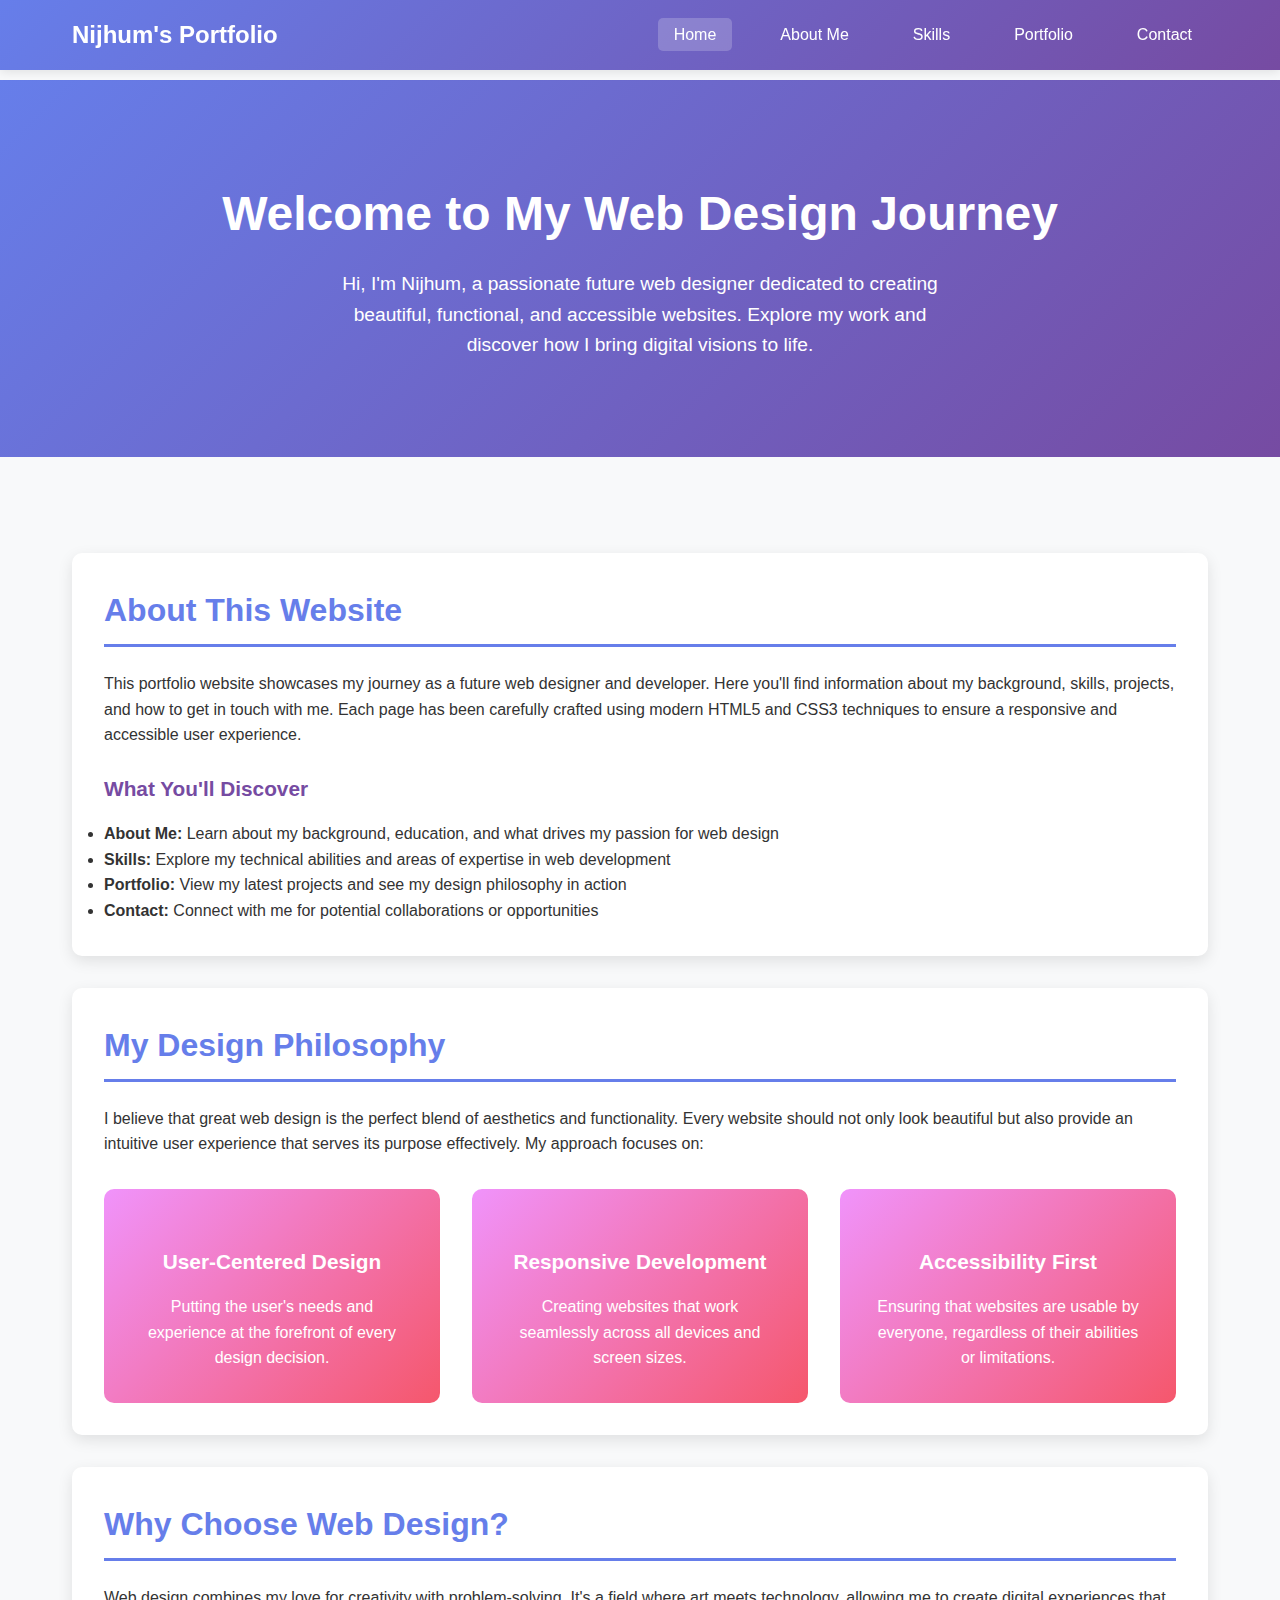
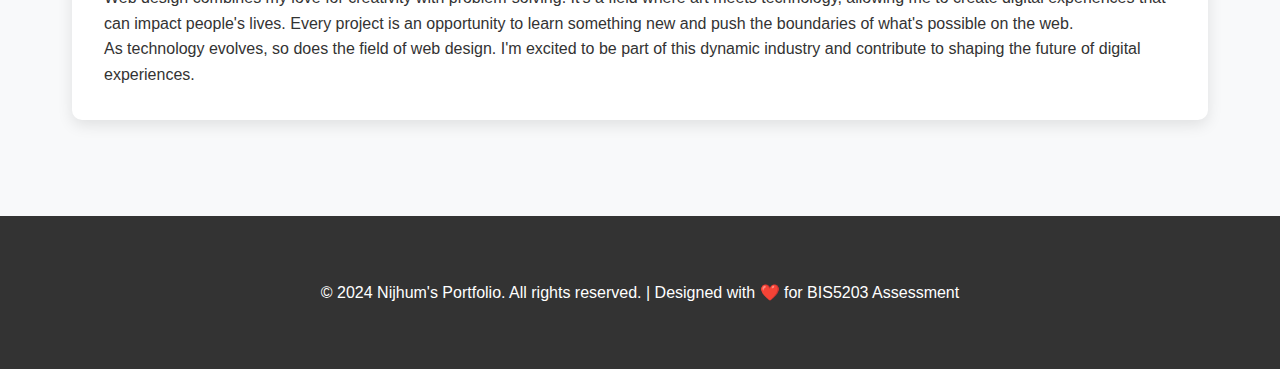
<file: index.html>
<!DOCTYPE html>
<html lang="en">
  <head>
    <meta charset="UTF-8" />
    <meta name="viewport" content="width=device-width, initial-scale=1.0" />
    <meta
      name="description"
      content="Nijhum's Portfolio - Future Web Designer showcasing skills, projects and passion for web development"
    />
    <meta
      name="keywords"
      content="web design, portfolio, HTML, CSS, web developer, nijhum"
    />
    <meta name="author" content="Nijhum" />
    <title>Home - Nijhum's Portfolio</title>
    <link rel="stylesheet" href="css/style.css" />
  </head>
  <body>
    <header>
      <div class="nav-container">
        <a href="index.html" class="logo">Nijhum's Portfolio</a>
        <nav>
          <ul>
            <li>
              <a href="index.html" class="active" aria-current="page">Home</a>
            </li>
            <li><a href="about.html">About Me</a></li>
            <li><a href="skills.html">Skills</a></li>
            <li><a href="portfolio.html">Portfolio</a></li>
            <li><a href="contact.html">Contact</a></li>
          </ul>
        </nav>
      </div>
    </header>

    <main>
      <section class="hero">
        <div class="container">
          <h1>Welcome to My Web Design Journey</h1>
          <p>
            Hi, I'm Nijhum, a passionate future web designer dedicated to
            creating beautiful, functional, and accessible websites. Explore my
            work and discover how I bring digital visions to life.
          </p>
        </div>
      </section>

      <div class="container">
        <section class="section">
          <h2>About This Website</h2>
          <p>
            This portfolio website showcases my journey as a future web designer
            and developer. Here you'll find information about my background,
            skills, projects, and how to get in touch with me. Each page has
            been carefully crafted using modern HTML5 and CSS3 techniques to
            ensure a responsive and accessible user experience.
          </p>

          <h3>What You'll Discover</h3>
          <ul>
            <li>
              <strong>About Me:</strong> Learn about my background, education,
              and what drives my passion for web design
            </li>
            <li>
              <strong>Skills:</strong> Explore my technical abilities and areas
              of expertise in web development
            </li>
            <li>
              <strong>Portfolio:</strong> View my latest projects and see my
              design philosophy in action
            </li>
            <li>
              <strong>Contact:</strong> Connect with me for potential
              collaborations or opportunities
            </li>
          </ul>
        </section>

        <section class="section">
          <h2>My Design Philosophy</h2>
          <p>
            I believe that great web design is the perfect blend of aesthetics
            and functionality. Every website should not only look beautiful but
            also provide an intuitive user experience that serves its purpose
            effectively. My approach focuses on:
          </p>

          <div class="skills-grid">
            <div class="skill-card">
              <h3>User-Centered Design</h3>
              <p>
                Putting the user's needs and experience at the forefront of
                every design decision.
              </p>
            </div>
            <div class="skill-card">
              <h3>Responsive Development</h3>
              <p>
                Creating websites that work seamlessly across all devices and
                screen sizes.
              </p>
            </div>
            <div class="skill-card">
              <h3>Accessibility First</h3>
              <p>
                Ensuring that websites are usable by everyone, regardless of
                their abilities or limitations.
              </p>
            </div>
          </div>
        </section>

        <section class="section">
          <h2>Why Choose Web Design?</h2>
          <p>
            Web design combines my love for creativity with problem-solving.
            It's a field where art meets technology, allowing me to create
            digital experiences that can impact people's lives. Every project is
            an opportunity to learn something new and push the boundaries of
            what's possible on the web.
          </p>

          <p>
            As technology evolves, so does the field of web design. I'm excited
            to be part of this dynamic industry and contribute to shaping the
            future of digital experiences.
          </p>
        </section>
      </div>
    </main>

    <footer>
      <div class="container">
        <p>
          &copy; 2024 Nijhum's Portfolio. All rights reserved. | Designed with
          ❤️ for BIS5203 Assessment
        </p>
      </div>
    </footer>
  </body>
</html>
</file>
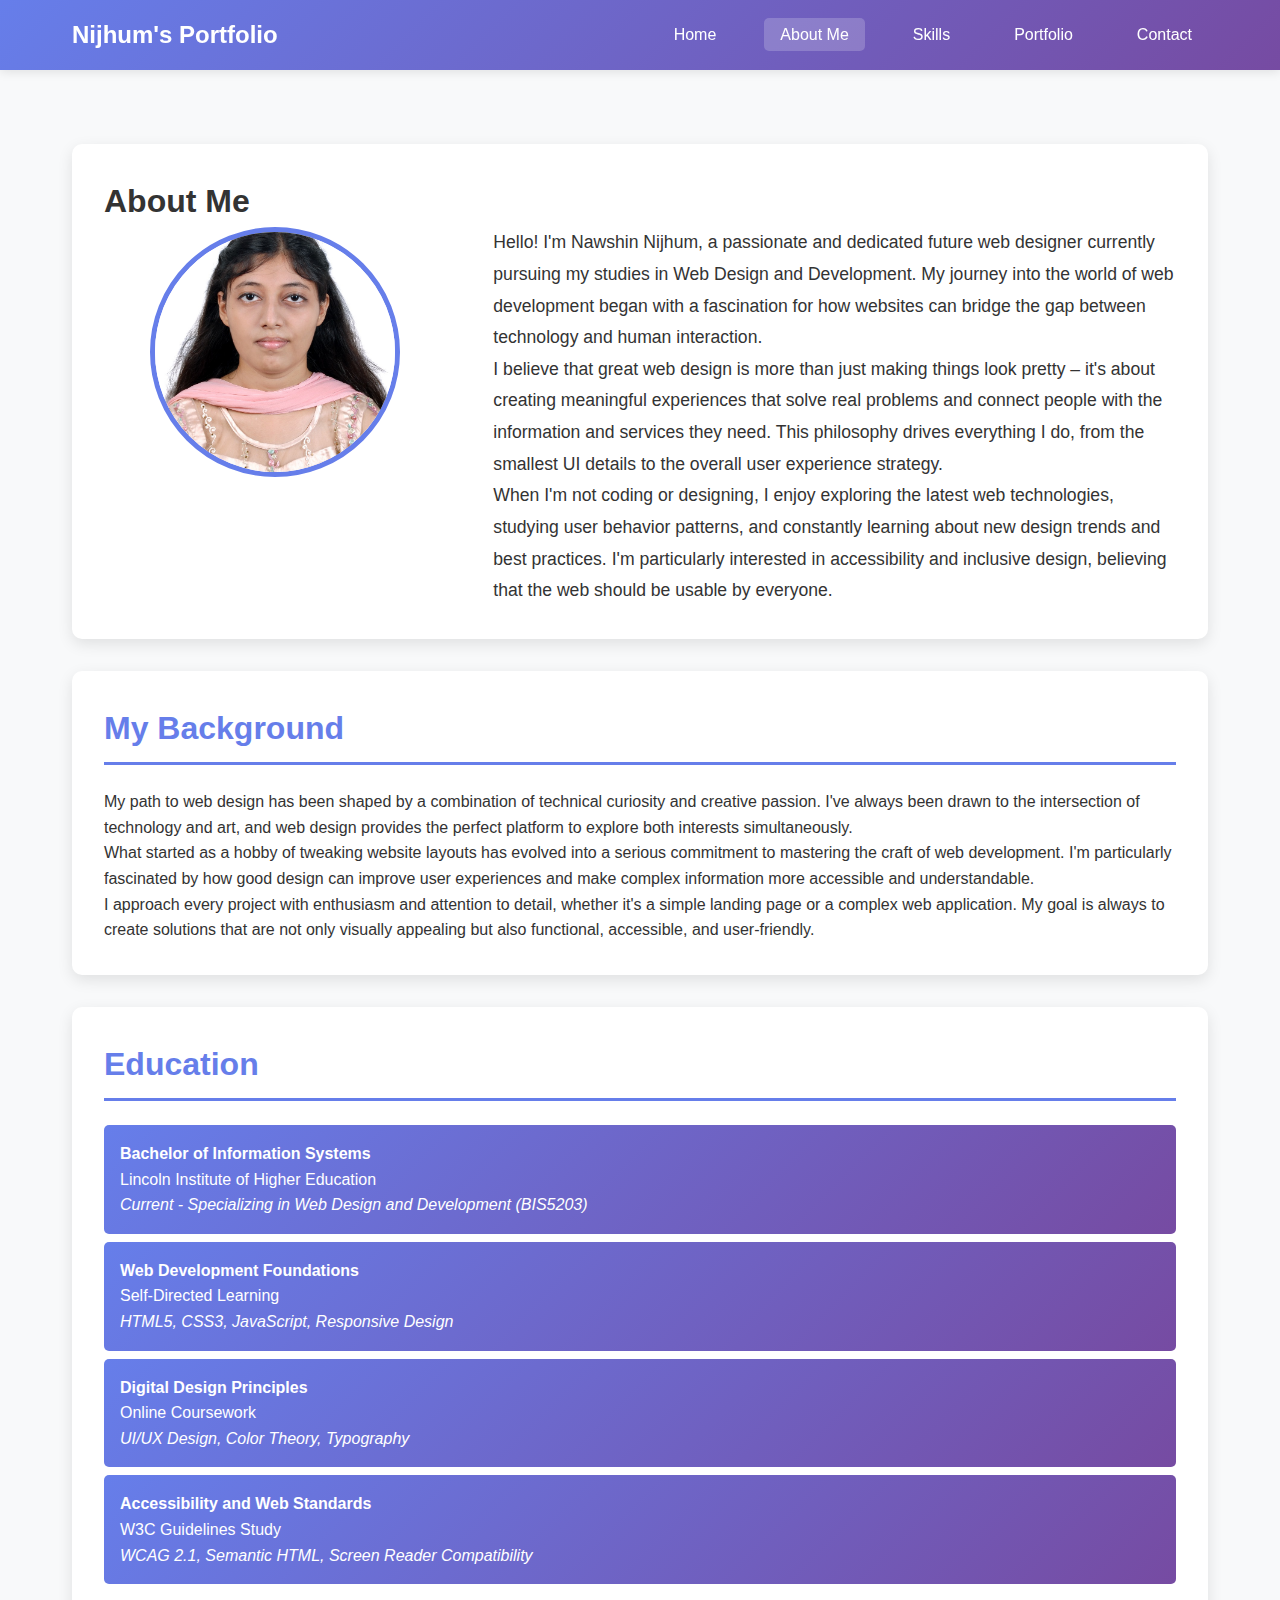
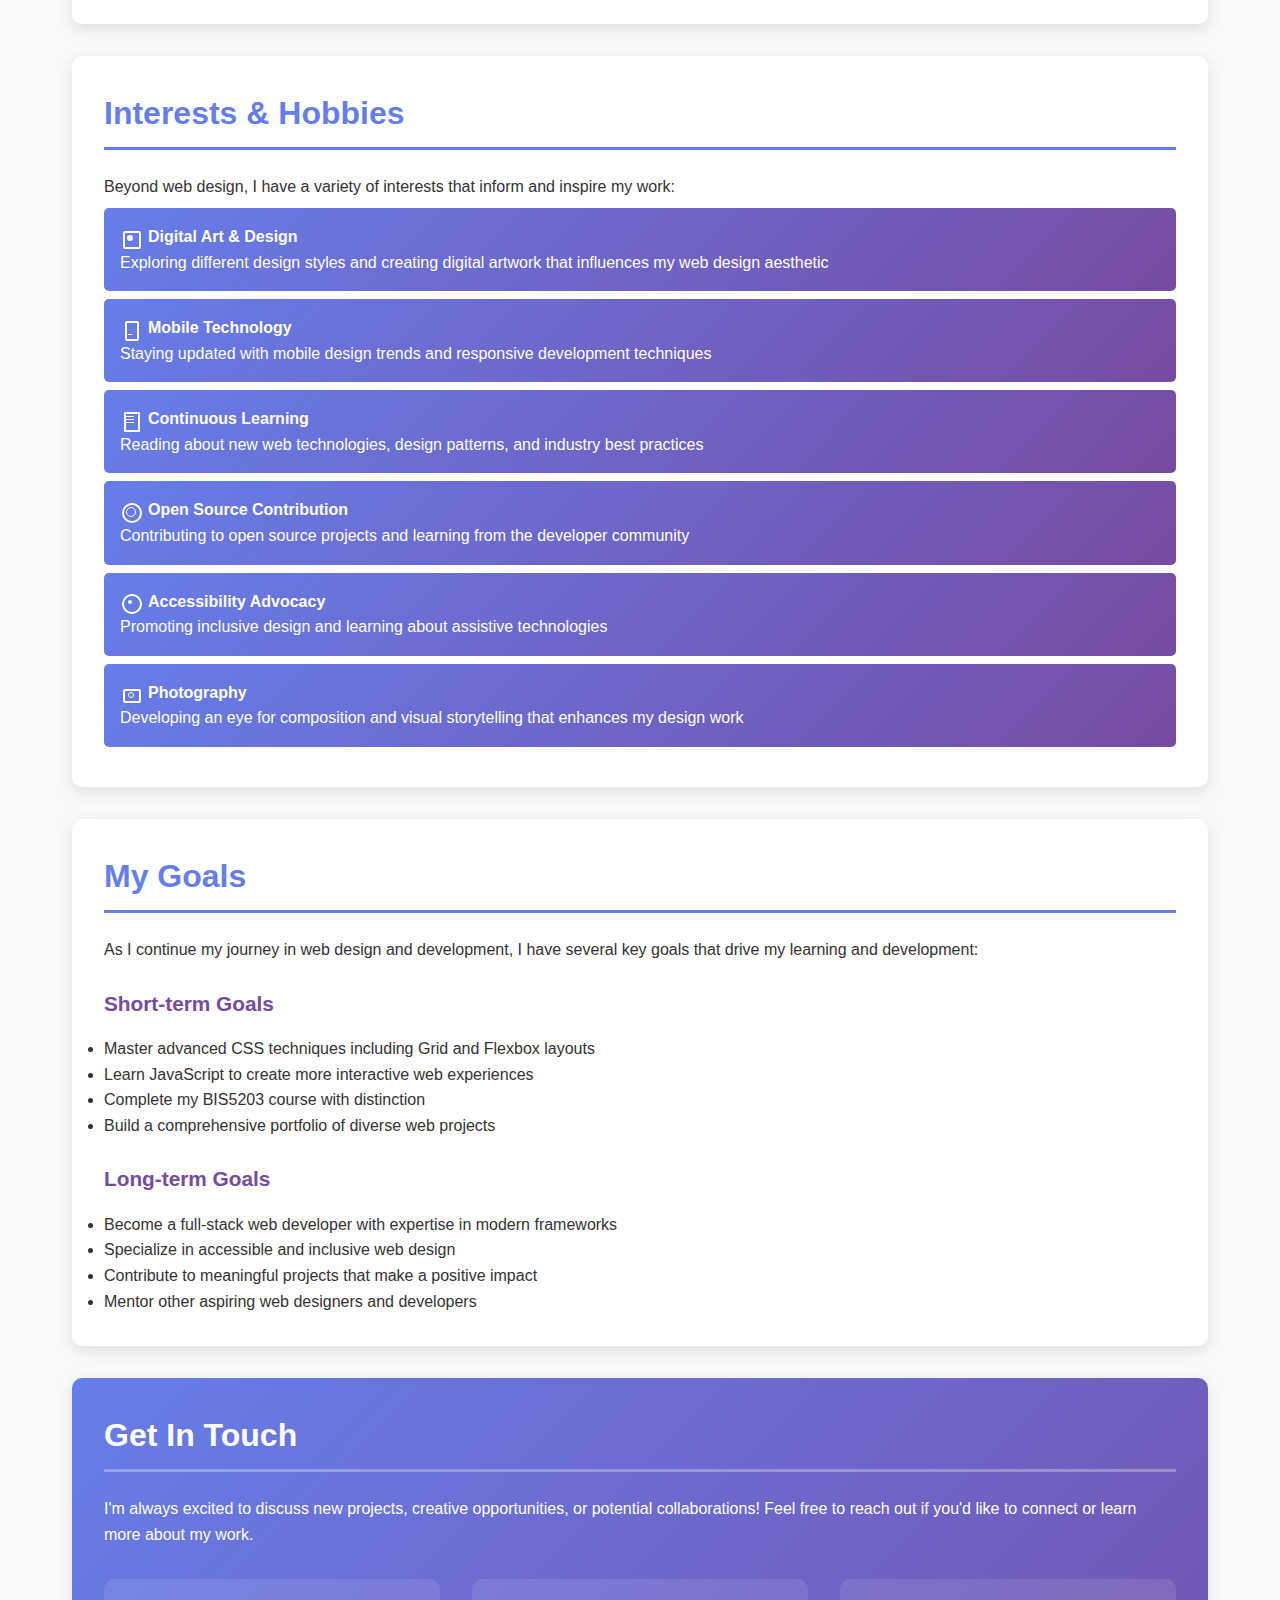
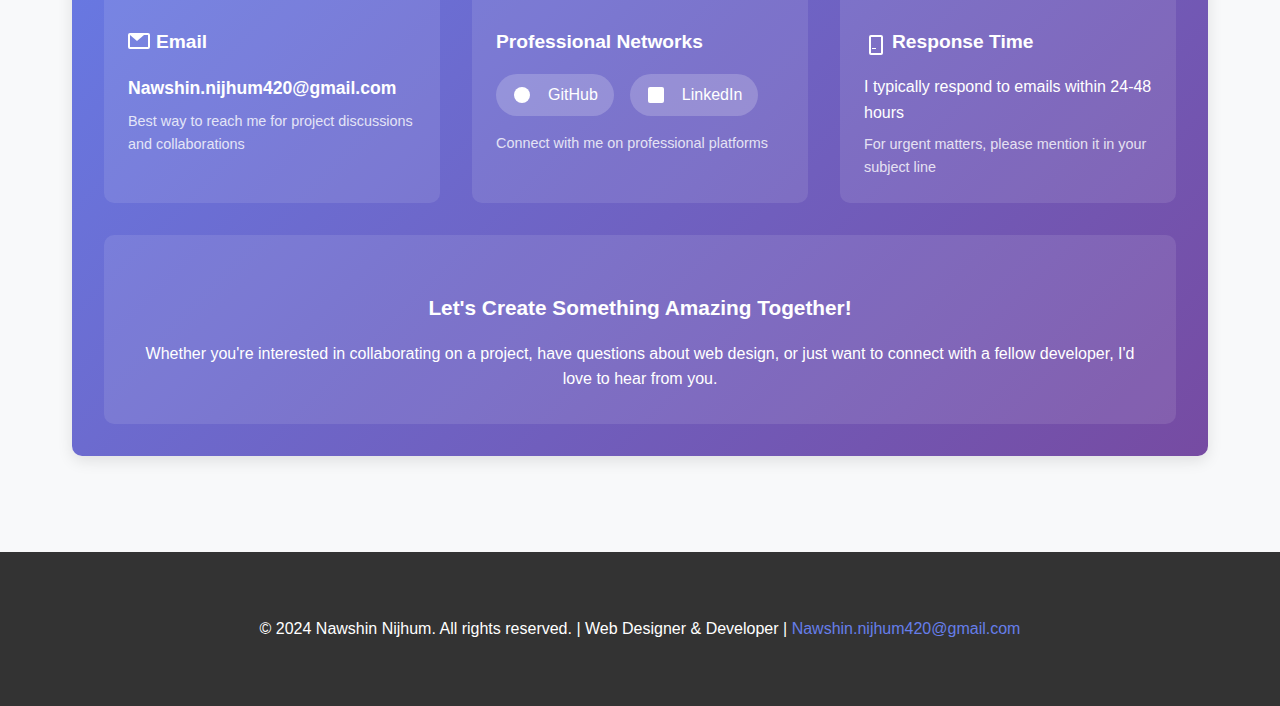
<file: about.html>
<!DOCTYPE html>
<html lang="en">
  <head>
    <meta charset="UTF-8" />
    <meta name="viewport" content="width=device-width, initial-scale=1.0" />
    <meta
      name="description"
      content="Nawshin Nijhum - Web Designer and Developer. Learn about my background, education, skills, and how to get in touch for collaborations."
    />
    <meta
      name="keywords"
      content="Nawshin Nijhum, web designer, web developer, portfolio, contact, HTML, CSS, responsive design"
    />
    <meta name="author" content="Nawshin Nijhum" />
    <title>Nawshin Nijhum - Web Designer & Developer</title>
    <link rel="stylesheet" href="css/style.css" />
  </head>
  <body>
    <header>
      <div class="nav-container">
        <a href="index.html" class="logo">Nijhum's Portfolio</a>
        <nav>
          <ul>
            <li><a href="index.html">Home</a></li>
            <li>
              <a href="about.html" class="active" aria-current="page"
                >About Me</a
              >
            </li>
            <li><a href="skills.html">Skills</a></li>
            <li><a href="portfolio.html">Portfolio</a></li>
            <li><a href="contact.html">Contact</a></li>
          </ul>
        </nav>
      </div>
    </header>

    <main>
      <div class="container">
        <section class="section">
          <h1>About Me</h1>
          <div class="about-content">
            <div class="profile-image">
              <img
                src="images/profilepicture.jpg"
                alt="Nawshin Nijhum's professional headshot"
                width="250"
                height="250"
              />
            </div>
            <div class="bio">
              <p>
                Hello! I'm Nawshin Nijhum, a passionate and dedicated future web
                designer currently pursuing my studies in Web Design and
                Development. My journey into the world of web development began
                with a fascination for how websites can bridge the gap between
                technology and human interaction.
              </p>

              <p>
                I believe that great web design is more than just making things
                look pretty – it's about creating meaningful experiences that
                solve real problems and connect people with the information and
                services they need. This philosophy drives everything I do, from
                the smallest UI details to the overall user experience strategy.
              </p>

              <p>
                When I'm not coding or designing, I enjoy exploring the latest
                web technologies, studying user behavior patterns, and
                constantly learning about new design trends and best practices.
                I'm particularly interested in accessibility and inclusive
                design, believing that the web should be usable by everyone.
              </p>
            </div>
          </div>
        </section>

        <section class="section">
          <h2>My Background</h2>
          <p>
            My path to web design has been shaped by a combination of technical
            curiosity and creative passion. I've always been drawn to the
            intersection of technology and art, and web design provides the
            perfect platform to explore both interests simultaneously.
          </p>

          <p>
            What started as a hobby of tweaking website layouts has evolved into
            a serious commitment to mastering the craft of web development. I'm
            particularly fascinated by how good design can improve user
            experiences and make complex information more accessible and
            understandable.
          </p>

          <p>
            I approach every project with enthusiasm and attention to detail,
            whether it's a simple landing page or a complex web application. My
            goal is always to create solutions that are not only visually
            appealing but also functional, accessible, and user-friendly.
          </p>
        </section>

        <section class="section">
          <h2>Education</h2>
          <ul class="education-list">
            <li>
              <strong>Bachelor of Information Systems</strong><br />
              Lincoln Institute of Higher Education<br />
              <em
                >Current - Specializing in Web Design and Development
                (BIS5203)</em
              >
            </li>
            <li>
              <strong>Web Development Foundations</strong><br />
              Self-Directed Learning<br />
              <em>HTML5, CSS3, JavaScript, Responsive Design</em>
            </li>
            <li>
              <strong>Digital Design Principles</strong><br />
              Online Coursework<br />
              <em>UI/UX Design, Color Theory, Typography</em>
            </li>
            <li>
              <strong>Accessibility and Web Standards</strong><br />
              W3C Guidelines Study<br />
              <em>WCAG 2.1, Semantic HTML, Screen Reader Compatibility</em>
            </li>
          </ul>
        </section>

        <section class="section">
          <h2>Interests & Hobbies</h2>
          <p>
            Beyond web design, I have a variety of interests that inform and
            inspire my work:
          </p>

          <ul class="interests-list">
            <li>
              <strong
                ><span class="icon icon-art"></span>Digital Art & Design</strong
              ><br />
              Exploring different design styles and creating digital artwork
              that influences my web design aesthetic
            </li>
            <li>
              <strong
                ><span class="icon icon-mobile"></span>Mobile Technology</strong
              ><br />
              Staying updated with mobile design trends and responsive
              development techniques
            </li>
            <li>
              <strong
                ><span class="icon icon-book"></span>Continuous Learning</strong
              ><br />
              Reading about new web technologies, design patterns, and industry
              best practices
            </li>
            <li>
              <strong
                ><span class="icon icon-globe"></span>Open Source
                Contribution</strong
              ><br />
              Contributing to open source projects and learning from the
              developer community
            </li>
            <li>
              <strong
                ><span class="icon icon-accessibility"></span>Accessibility
                Advocacy</strong
              ><br />
              Promoting inclusive design and learning about assistive
              technologies
            </li>
            <li>
              <strong><span class="icon icon-camera"></span>Photography</strong
              ><br />
              Developing an eye for composition and visual storytelling that
              enhances my design work
            </li>
          </ul>
        </section>

        <section class="section">
          <h2>My Goals</h2>
          <p>
            As I continue my journey in web design and development, I have
            several key goals that drive my learning and development:
          </p>

          <h3>Short-term Goals</h3>
          <ul>
            <li>
              Master advanced CSS techniques including Grid and Flexbox layouts
            </li>
            <li>Learn JavaScript to create more interactive web experiences</li>
            <li>Complete my BIS5203 course with distinction</li>
            <li>Build a comprehensive portfolio of diverse web projects</li>
          </ul>

          <h3>Long-term Goals</h3>
          <ul>
            <li>
              Become a full-stack web developer with expertise in modern
              frameworks
            </li>
            <li>Specialize in accessible and inclusive web design</li>
            <li>
              Contribute to meaningful projects that make a positive impact
            </li>
            <li>Mentor other aspiring web designers and developers</li>
          </ul>
        </section>

        <section class="section contact">
          <h2>Get In Touch</h2>
          <p>
            I'm always excited to discuss new projects, creative opportunities,
            or potential collaborations! Feel free to reach out if you'd like to
            connect or learn more about my work.
          </p>

          <div class="contact-info">
            <div class="contact-method">
              <h3><span class="icon icon-email"></span>Email</h3>
              <p>
                <a
                  href="mailto:Nawshin.nijhum420@gmail.com"
                  class="contact-link"
                >
                  Nawshin.nijhum420@gmail.com
                </a>
              </p>
              <p class="contact-description">
                Best way to reach me for project discussions and collaborations
              </p>
            </div>

            <div class="contact-method">
              <h3>Professional Networks</h3>
              <div class="social-links">
                <a
                  href="https://github.com/nawshin-nijhum"
                  class="social-link"
                  target="_blank"
                  rel="noopener noreferrer"
                >
                  <span class="icon icon-github"></span>GitHub
                </a>
                <a
                  href="https://linkedin.com/in/nawshin-nijhum"
                  class="social-link"
                  target="_blank"
                  rel="noopener noreferrer"
                >
                  <span class="icon icon-linkedin"></span>LinkedIn
                </a>
              </div>
              <p class="contact-description">
                Connect with me on professional platforms
              </p>
            </div>

            <div class="contact-method">
              <h3><span class="icon icon-mobile"></span>Response Time</h3>
              <p>I typically respond to emails within 24-48 hours</p>
              <p class="contact-description">
                For urgent matters, please mention it in your subject line
              </p>
            </div>
          </div>

          <div class="contact-cta">
            <h3>Let's Create Something Amazing Together!</h3>
            <p>
              Whether you're interested in collaborating on a project, have
              questions about web design, or just want to connect with a fellow
              developer, I'd love to hear from you.
            </p>
          </div>
        </section>
      </div>
    </main>

    <footer>
      <div class="container">
        <p>
          &copy; 2024 Nawshin Nijhum. All rights reserved. | Web Designer &
          Developer |
          <a href="mailto:Nawshin.nijhum420@gmail.com" class="footer-email"
            >Nawshin.nijhum420@gmail.com</a
          >
        </p>
      </div>
    </footer>
  </body>
</html>
</file>
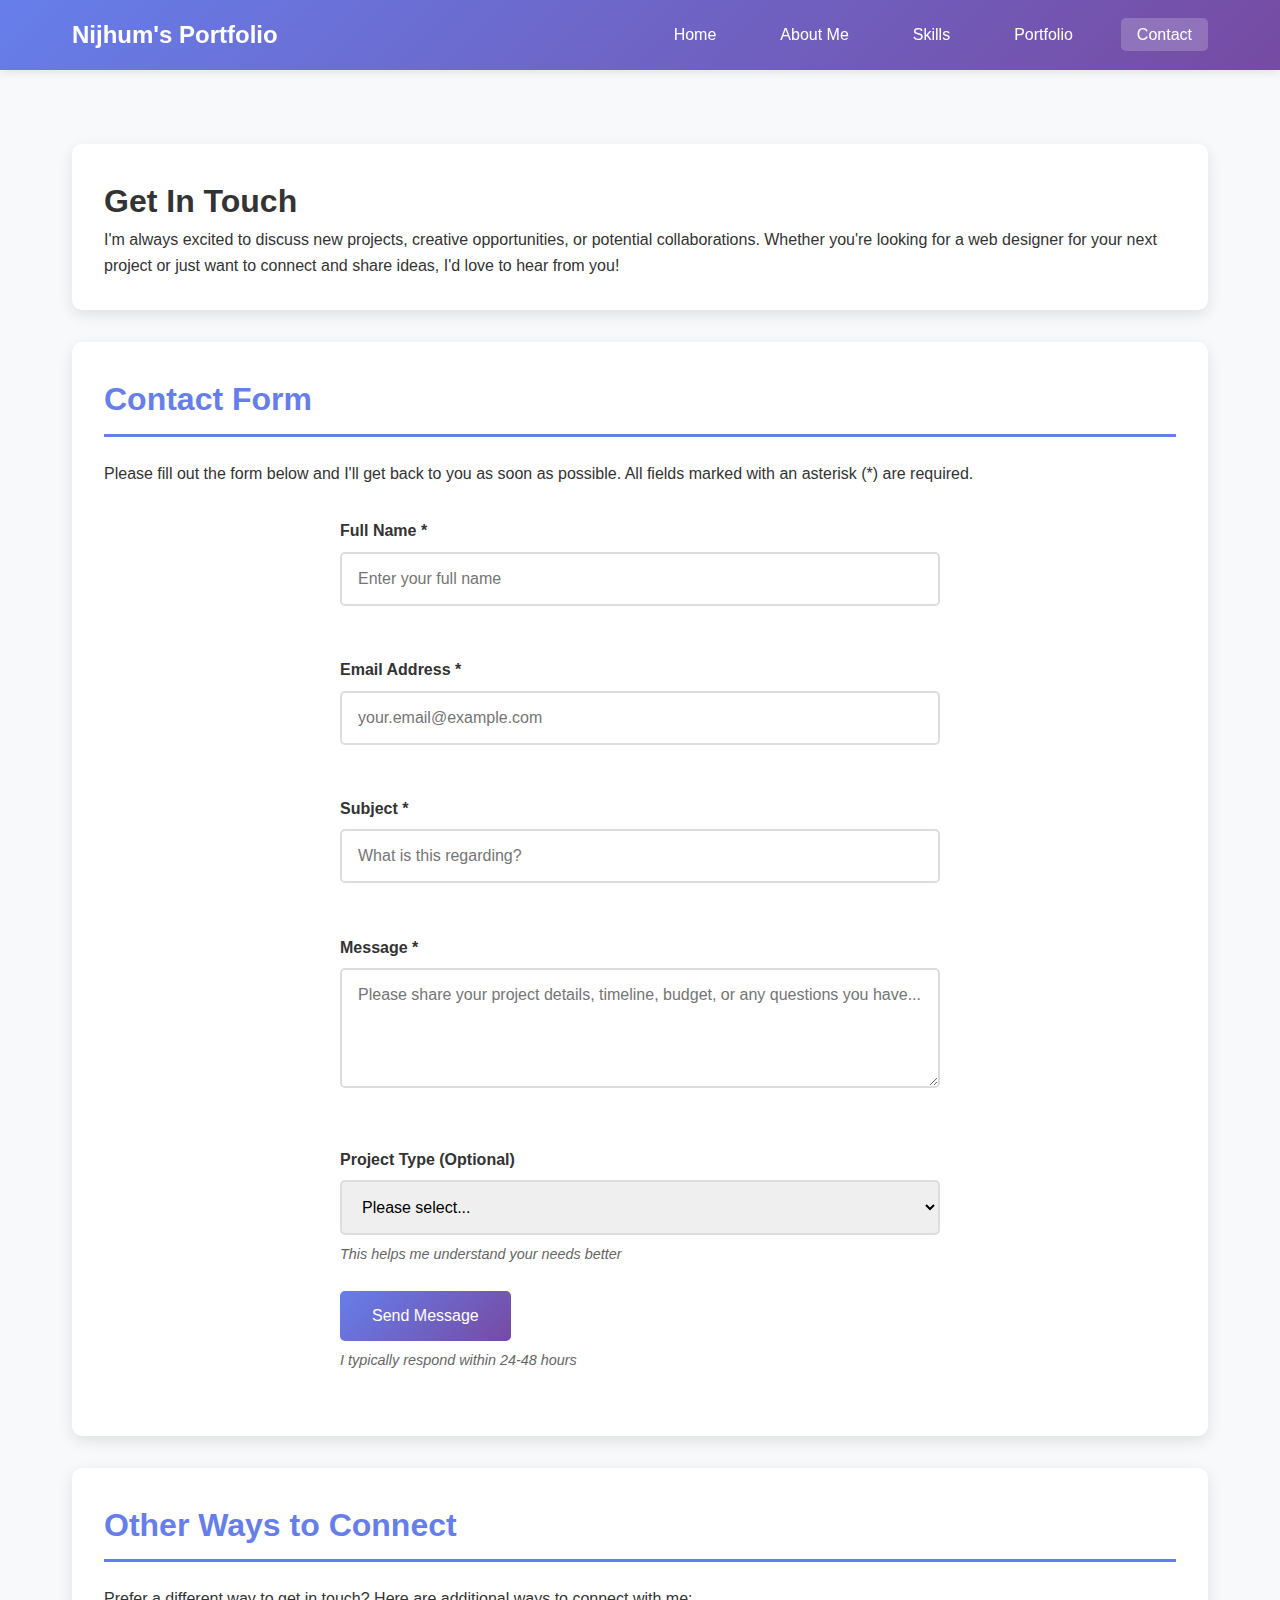
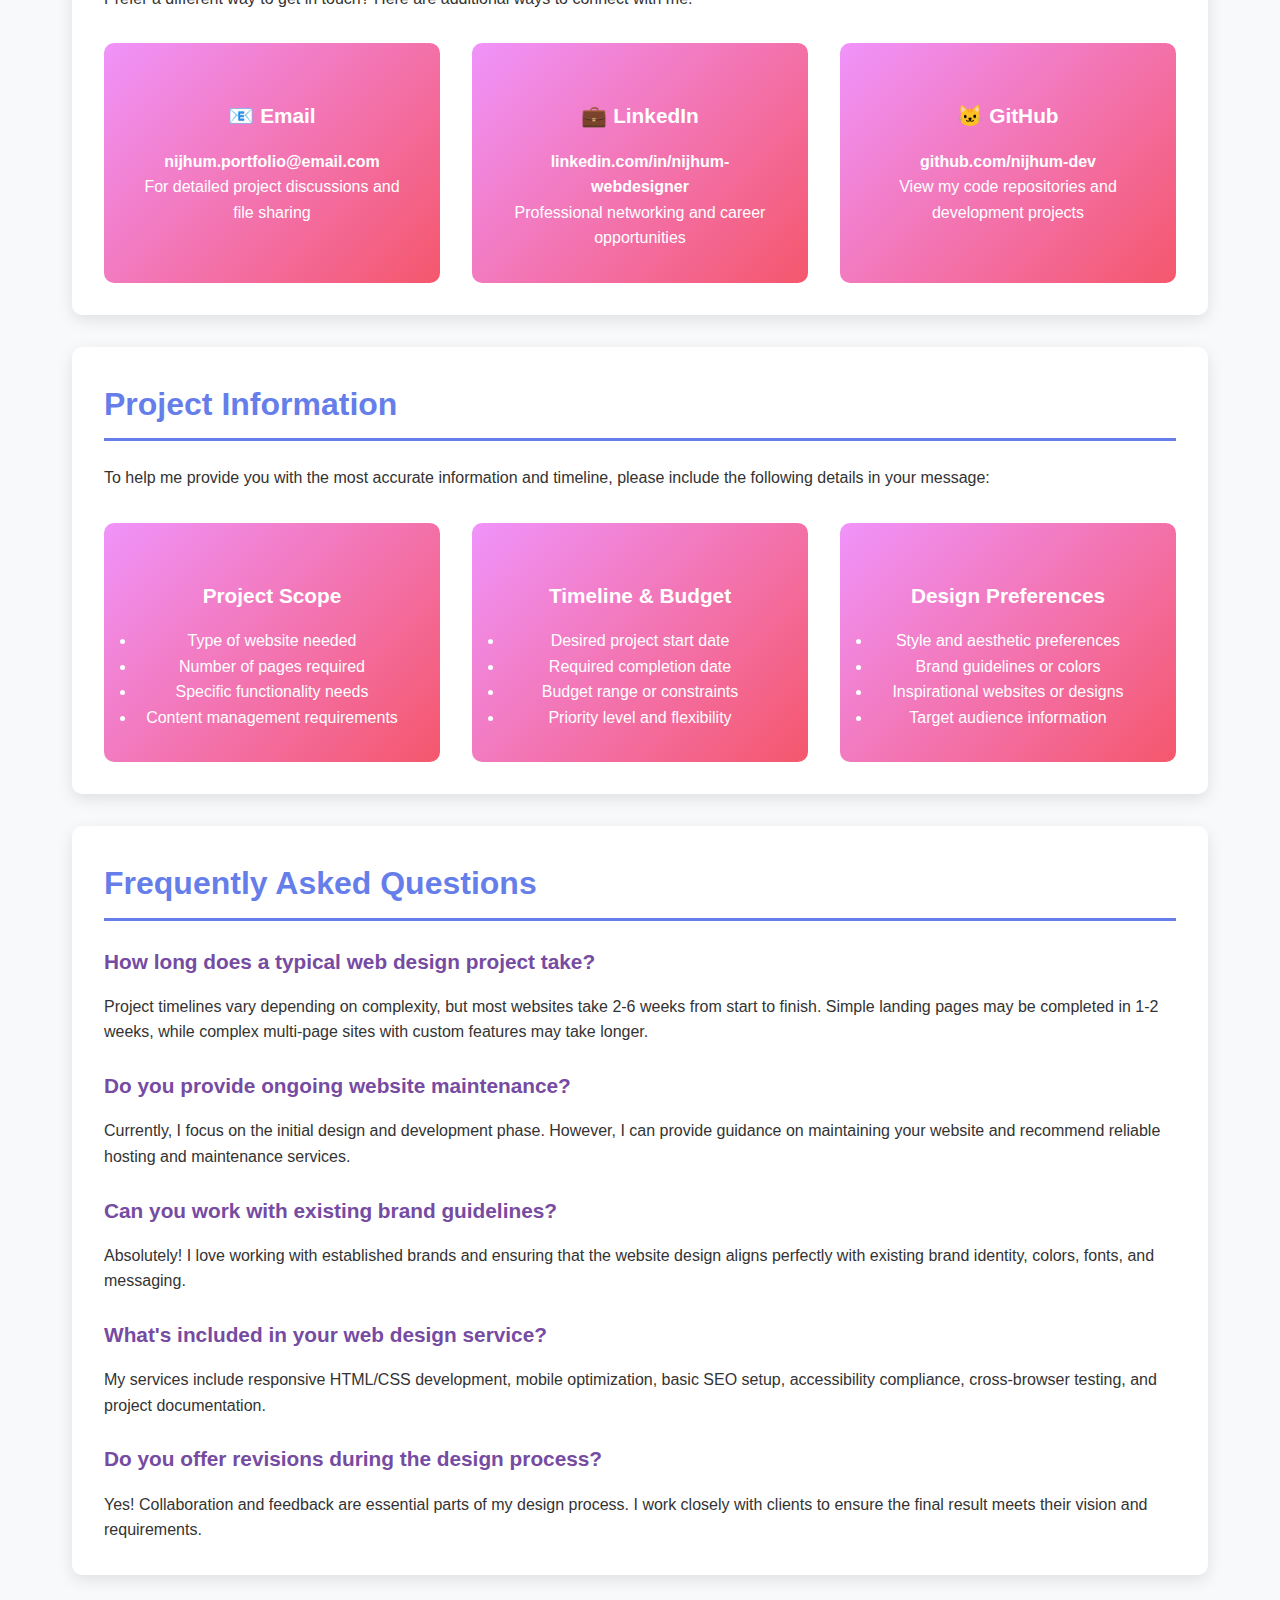
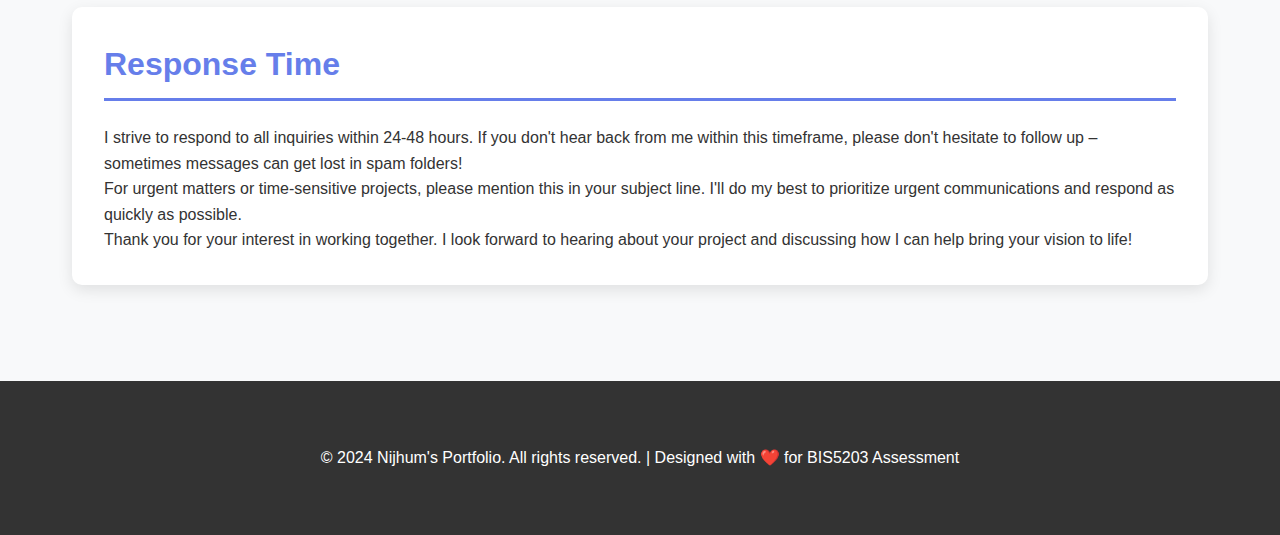
<file: contact.html>
<!DOCTYPE html>
<html lang="en">
  <head>
    <meta charset="UTF-8" />
    <meta name="viewport" content="width=device-width, initial-scale=1.0" />
    <meta
      name="description"
      content="Contact Nijhum for web design projects, collaborations, and professional opportunities"
    />
    <meta
      name="keywords"
      content="contact nijhum, web design contact, hire web designer, collaboration"
    />
    <meta name="author" content="Nijhum" />
    <title>Contact - Nijhum's Portfolio</title>
    <link rel="stylesheet" href="css/style.css" />
    <script src="js/script.js" defer></script>
  </head>
  <body>
    <header>
      <div class="nav-container">
        <a href="index.html" class="logo">Nijhum's Portfolio</a>
        <nav>
          <ul>
            <li><a href="index.html">Home</a></li>
            <li><a href="about.html">About Me</a></li>
            <li><a href="skills.html">Skills</a></li>
            <li><a href="portfolio.html">Portfolio</a></li>
            <li>
              <a href="contact.html" class="active" aria-current="page"
                >Contact</a
              >
            </li>
          </ul>
        </nav>
      </div>
    </header>

    <main>
      <div class="container">
        <section class="section">
          <h1>Get In Touch</h1>
          <p>
            I'm always excited to discuss new projects, creative opportunities,
            or potential collaborations. Whether you're looking for a web
            designer for your next project or just want to connect and share
            ideas, I'd love to hear from you!
          </p>
        </section>

        <section class="section">
          <h2>Contact Form</h2>
          <p>
            Please fill out the form below and I'll get back to you as soon as
            possible. All fields marked with an asterisk (*) are required.
          </p>

          <form class="contact-form" action="#" method="post" novalidate>
            <div class="form-group">
              <label for="name">Full Name *</label>
              <input
                type="text"
                id="name"
                name="name"
                required
                aria-describedby="name-error"
                placeholder="Enter your full name"
              />
              <div
                id="name-error"
                class="error-message"
                role="alert"
                aria-live="polite"
              ></div>
            </div>

            <div class="form-group">
              <label for="email">Email Address *</label>
              <input
                type="email"
                id="email"
                name="email"
                required
                aria-describedby="email-error"
                placeholder="your.email@example.com"
              />
              <div
                id="email-error"
                class="error-message"
                role="alert"
                aria-live="polite"
              ></div>
            </div>

            <div class="form-group">
              <label for="subject">Subject *</label>
              <input
                type="text"
                id="subject"
                name="subject"
                required
                aria-describedby="subject-error"
                placeholder="What is this regarding?"
              />
              <div
                id="subject-error"
                class="error-message"
                role="alert"
                aria-live="polite"
              ></div>
            </div>

            <div class="form-group">
              <label for="message">Message *</label>
              <textarea
                id="message"
                name="message"
                required
                aria-describedby="message-error"
                placeholder="Please share your project details, timeline, budget, or any questions you have..."
                rows="6"
              ></textarea>
              <div
                id="message-error"
                class="error-message"
                role="alert"
                aria-live="polite"
              ></div>
            </div>

            <div class="form-group">
              <label for="project-type">Project Type (Optional)</label>
              <select
                id="project-type"
                name="project-type"
                aria-describedby="project-type-help"
              >
                <option value="">Please select...</option>
                <option value="website-design">Website Design</option>
                <option value="website-redesign">Website Redesign</option>
                <option value="landing-page">Landing Page</option>
                <option value="portfolio">Portfolio Website</option>
                <option value="business-site">Business Website</option>
                <option value="consultation">Design Consultation</option>
                <option value="other">Other</option>
              </select>
              <div id="project-type-help" class="help-text">
                This helps me understand your needs better
              </div>
            </div>

            <div class="form-group">
              <button type="submit" class="btn" aria-describedby="submit-help">
                Send Message
              </button>
              <div id="submit-help" class="help-text">
                I typically respond within 24-48 hours
              </div>
            </div>
          </form>
        </section>

        <section class="section">
          <h2>Other Ways to Connect</h2>
          <p>
            Prefer a different way to get in touch? Here are additional ways to
            connect with me:
          </p>

          <div class="skills-grid">
            <div class="skill-card">
              <h3>📧 Email</h3>
              <p><strong>nijhum.portfolio@email.com</strong></p>
              <p>For detailed project discussions and file sharing</p>
            </div>

            <div class="skill-card">
              <h3>💼 LinkedIn</h3>
              <p><strong>linkedin.com/in/nijhum-webdesigner</strong></p>
              <p>Professional networking and career opportunities</p>
            </div>

            <div class="skill-card">
              <h3>🐱 GitHub</h3>
              <p><strong>github.com/nijhum-dev</strong></p>
              <p>View my code repositories and development projects</p>
            </div>
          </div>
        </section>

        <section class="section">
          <h2>Project Information</h2>
          <p>
            To help me provide you with the most accurate information and
            timeline, please include the following details in your message:
          </p>

          <div class="skills-grid">
            <div class="skill-card">
              <h3>Project Scope</h3>
              <ul>
                <li>Type of website needed</li>
                <li>Number of pages required</li>
                <li>Specific functionality needs</li>
                <li>Content management requirements</li>
              </ul>
            </div>

            <div class="skill-card">
              <h3>Timeline & Budget</h3>
              <ul>
                <li>Desired project start date</li>
                <li>Required completion date</li>
                <li>Budget range or constraints</li>
                <li>Priority level and flexibility</li>
              </ul>
            </div>

            <div class="skill-card">
              <h3>Design Preferences</h3>
              <ul>
                <li>Style and aesthetic preferences</li>
                <li>Brand guidelines or colors</li>
                <li>Inspirational websites or designs</li>
                <li>Target audience information</li>
              </ul>
            </div>
          </div>
        </section>

        <section class="section">
          <h2>Frequently Asked Questions</h2>

          <h3>How long does a typical web design project take?</h3>
          <p>
            Project timelines vary depending on complexity, but most websites
            take 2-6 weeks from start to finish. Simple landing pages may be
            completed in 1-2 weeks, while complex multi-page sites with custom
            features may take longer.
          </p>

          <h3>Do you provide ongoing website maintenance?</h3>
          <p>
            Currently, I focus on the initial design and development phase.
            However, I can provide guidance on maintaining your website and
            recommend reliable hosting and maintenance services.
          </p>

          <h3>Can you work with existing brand guidelines?</h3>
          <p>
            Absolutely! I love working with established brands and ensuring that
            the website design aligns perfectly with existing brand identity,
            colors, fonts, and messaging.
          </p>

          <h3>What's included in your web design service?</h3>
          <p>
            My services include responsive HTML/CSS development, mobile
            optimization, basic SEO setup, accessibility compliance,
            cross-browser testing, and project documentation.
          </p>

          <h3>Do you offer revisions during the design process?</h3>
          <p>
            Yes! Collaboration and feedback are essential parts of my design
            process. I work closely with clients to ensure the final result
            meets their vision and requirements.
          </p>
        </section>

        <section class="section">
          <h2>Response Time</h2>
          <p>
            I strive to respond to all inquiries within 24-48 hours. If you
            don't hear back from me within this timeframe, please don't hesitate
            to follow up – sometimes messages can get lost in spam folders!
          </p>

          <p>
            For urgent matters or time-sensitive projects, please mention this
            in your subject line. I'll do my best to prioritize urgent
            communications and respond as quickly as possible.
          </p>

          <p>
            Thank you for your interest in working together. I look forward to
            hearing about your project and discussing how I can help bring your
            vision to life!
          </p>
        </section>
      </div>
    </main>

    <footer>
      <div class="container">
        <p>
          &copy; 2024 Nijhum's Portfolio. All rights reserved. | Designed with
          ❤️ for BIS5203 Assessment
        </p>
      </div>
    </footer>

    <script>
      // Basic form validation for accessibility and user experience
      document.addEventListener("DOMContentLoaded", function () {
        const form = document.querySelector(".contact-form");
        const requiredFields = form.querySelectorAll("[required]");

        // Add real-time validation
        requiredFields.forEach((field) => {
          field.addEventListener("blur", function () {
            validateField(this);
          });

          field.addEventListener("input", function () {
            clearError(this);
          });
        });

        // Form submission handling
        form.addEventListener("submit", function (e) {
          e.preventDefault();

          let isValid = true;
          requiredFields.forEach((field) => {
            if (!validateField(field)) {
              isValid = false;
            }
          });

          if (isValid) {
            // In a real implementation, this would submit to a server
            alert(
              "Thank you for your message! This is a demo form for the BIS5203 assessment. In a real website, this would send your message to the website owner."
            );
          } else {
            // Focus on first invalid field
            const firstError = form.querySelector(".error-message:not(:empty)");
            if (firstError) {
              const fieldId = firstError.id.replace("-error", "");
              document.getElementById(fieldId).focus();
            }
          }
        });

        function validateField(field) {
          const errorElement = document.getElementById(field.id + "-error");
          let isValid = true;
          let errorMessage = "";

          if (field.hasAttribute("required") && !field.value.trim()) {
            errorMessage = "This field is required.";
            isValid = false;
          } else if (field.type === "email" && field.value) {
            const emailRegex = /^[^\s@]+@[^\s@]+\.[^\s@]+$/;
            if (!emailRegex.test(field.value)) {
              errorMessage = "Please enter a valid email address.";
              isValid = false;
            }
          }

          if (errorElement) {
            errorElement.textContent = errorMessage;
            field.setAttribute("aria-invalid", !isValid);
          }

          return isValid;
        }

        function clearError(field) {
          const errorElement = document.getElementById(field.id + "-error");
          if (errorElement && field.value.trim()) {
            errorElement.textContent = "";
            field.setAttribute("aria-invalid", "false");
          }
        }
      });
    </script>
  </body>
</html>
</file>
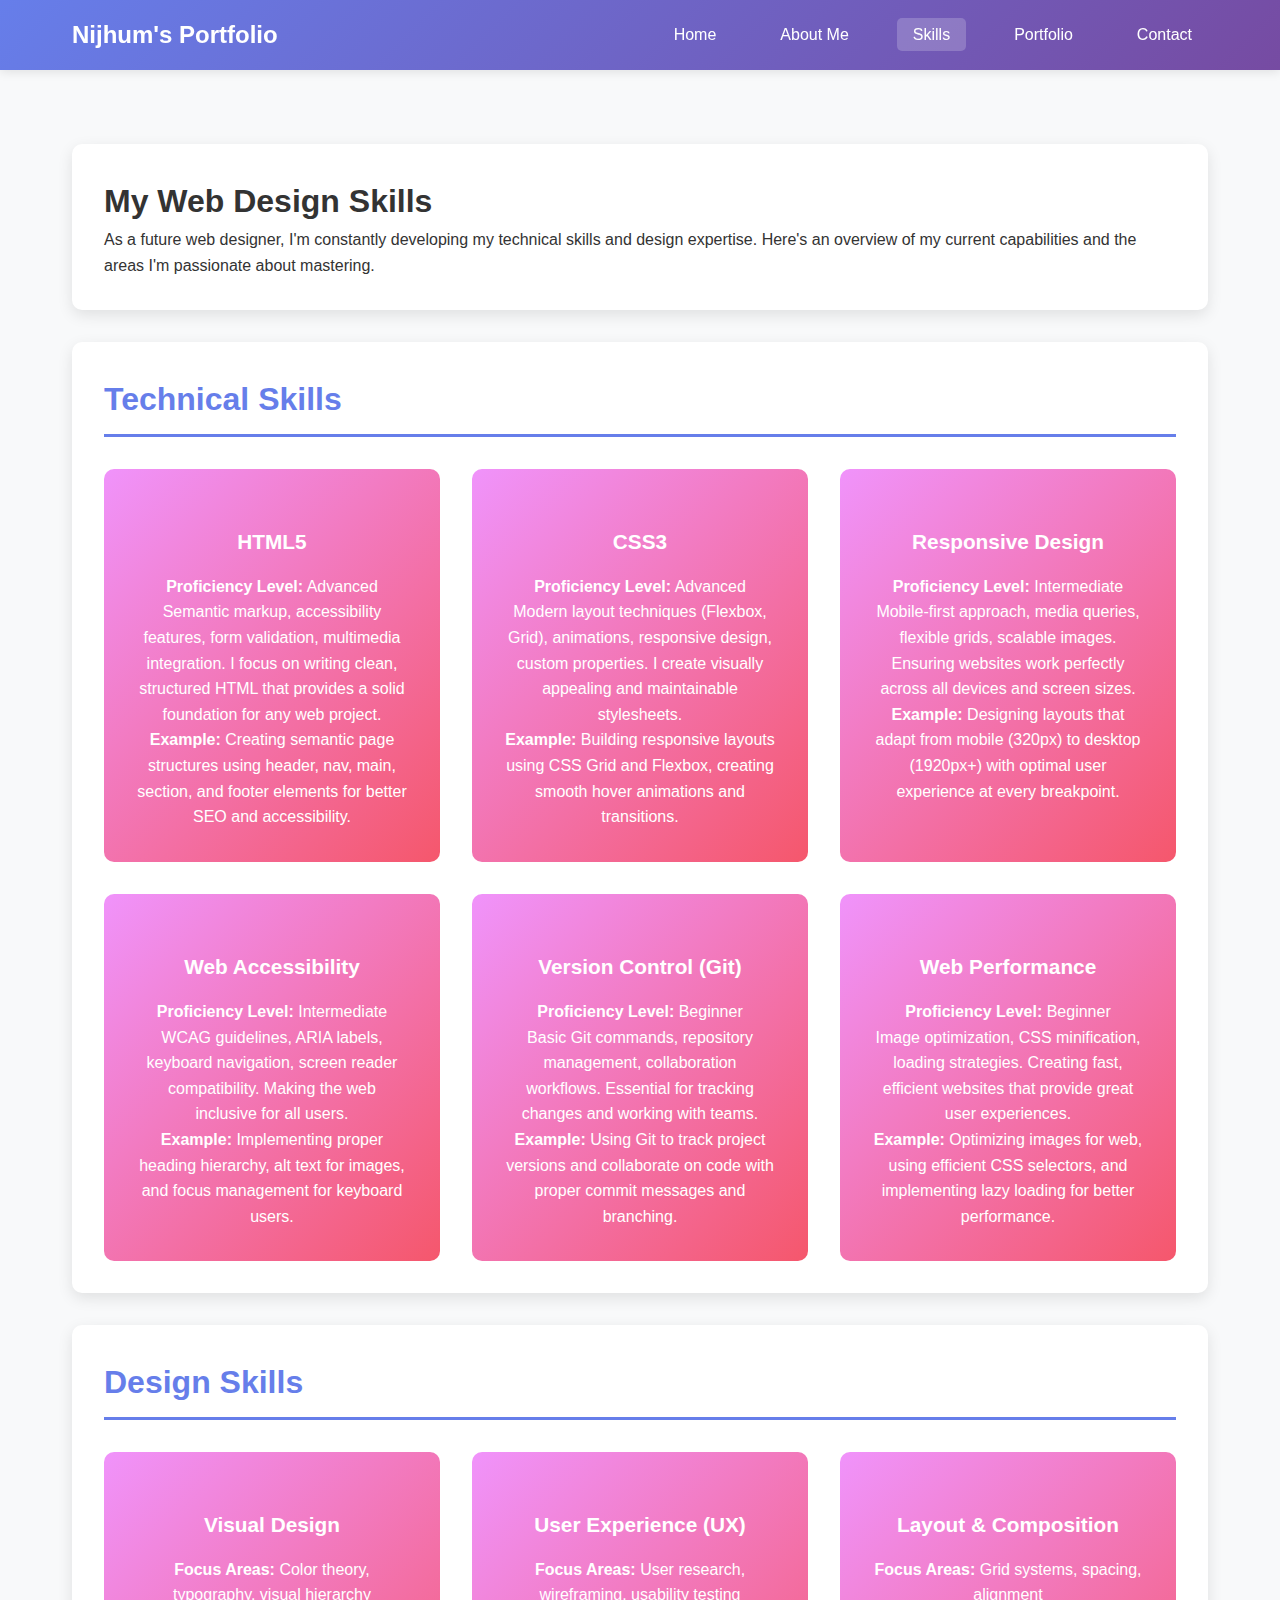
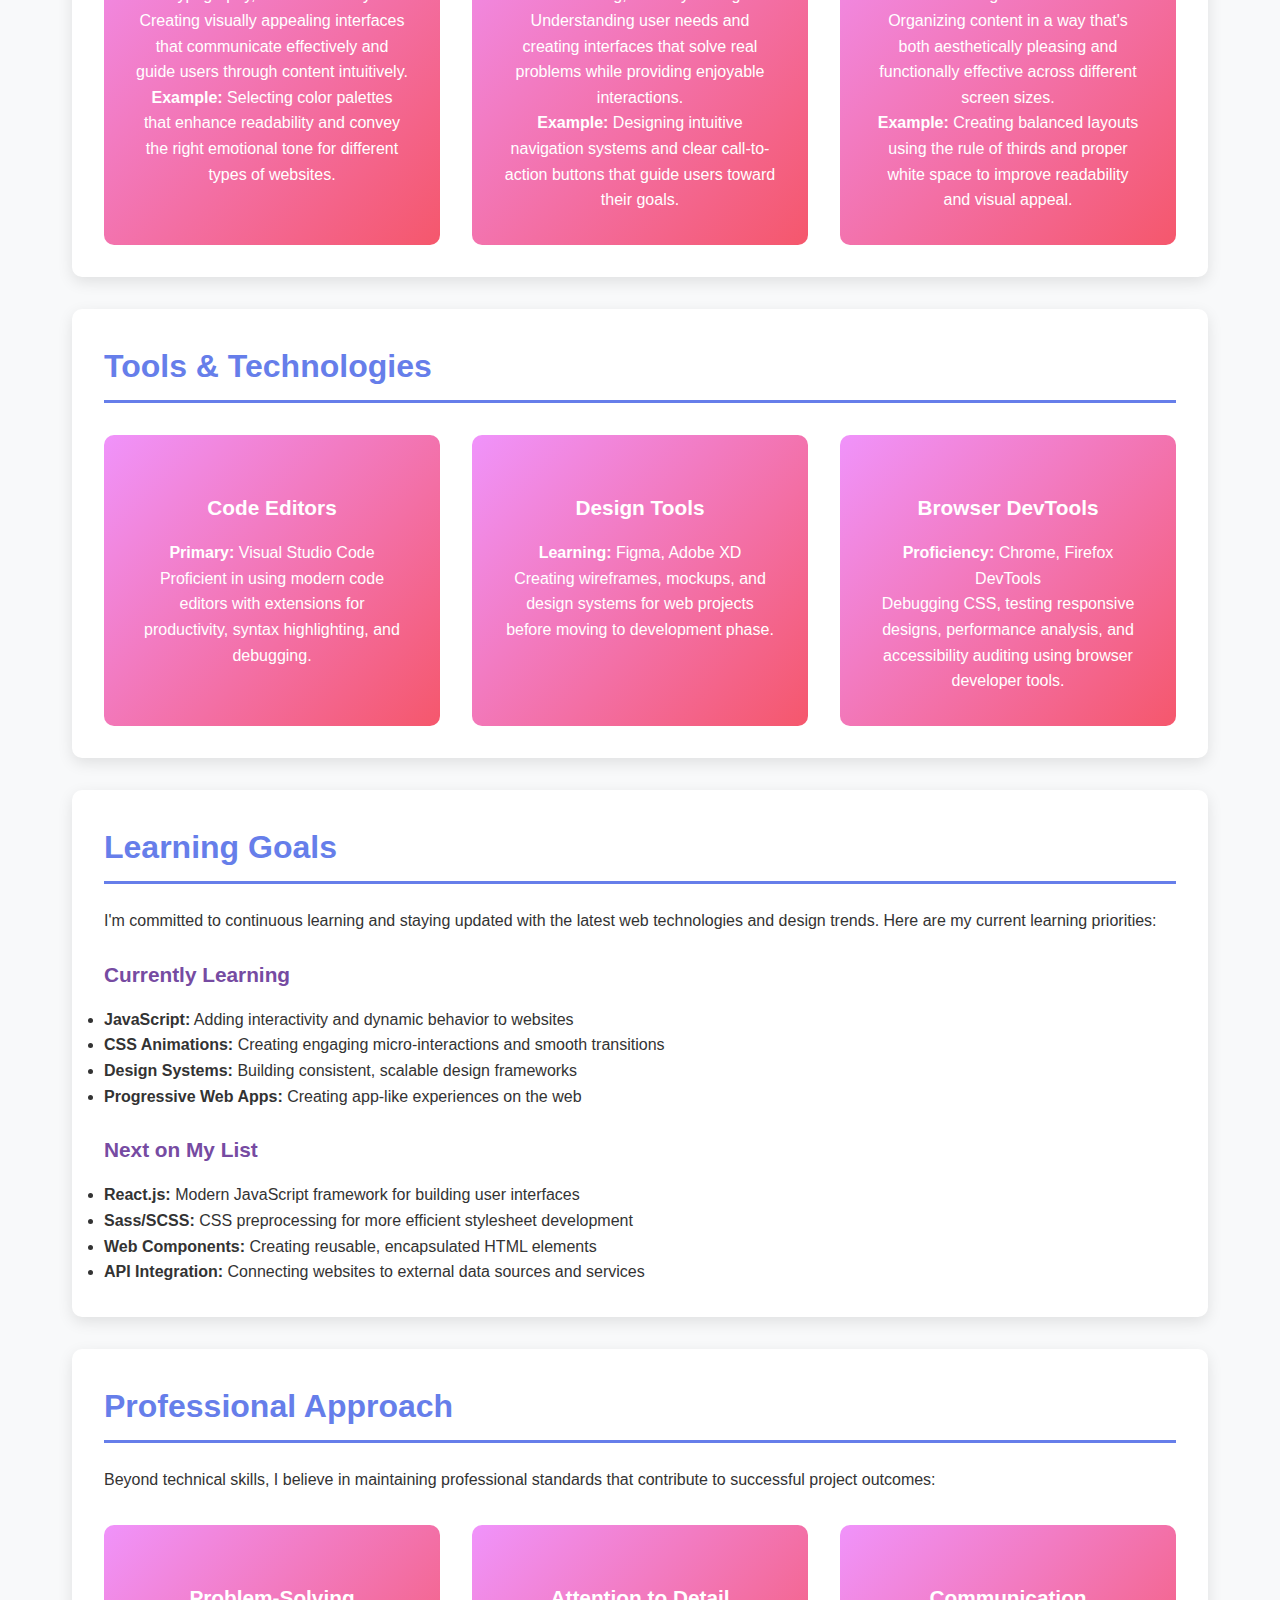
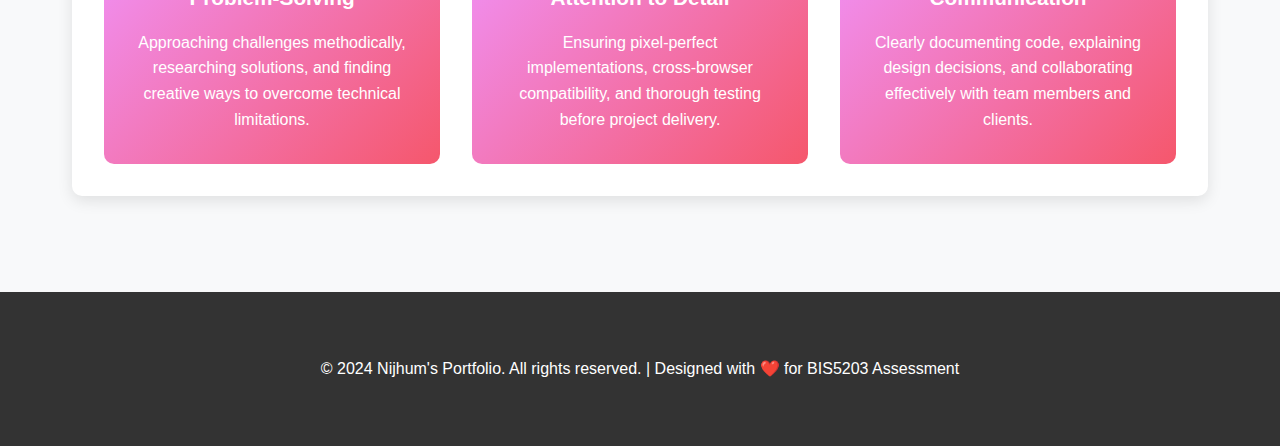
<file: skills.html>
<!DOCTYPE html>
<html lang="en">
  <head>
    <meta charset="UTF-8" />
    <meta name="viewport" content="width=device-width, initial-scale=1.0" />
    <meta
      name="description"
      content="Explore Nijhum's web design and development skills including HTML, CSS, responsive design, and accessibility"
    />
    <meta
      name="keywords"
      content="web design skills, HTML, CSS, responsive design, accessibility, nijhum portfolio"
    />
    <meta name="author" content="Nijhum" />
    <title>Skills - Nijhum's Portfolio</title>
    <link rel="stylesheet" href="css/style.css" />
    <script src="js/script.js" defer></script>
  </head>
  <body>
    <header>
      <div class="nav-container">
        <a href="index.html" class="logo">Nijhum's Portfolio</a>
        <nav>
          <ul>
            <li><a href="index.html">Home</a></li>
            <li><a href="about.html">About Me</a></li>
            <li>
              <a href="skills.html" class="active" aria-current="page"
                >Skills</a
              >
            </li>
            <li><a href="portfolio.html">Portfolio</a></li>
            <li><a href="contact.html">Contact</a></li>
          </ul>
        </nav>
      </div>
    </header>

    <main>
      <div class="container">
        <section class="section">
          <h1>My Web Design Skills</h1>
          <p>
            As a future web designer, I'm constantly developing my technical
            skills and design expertise. Here's an overview of my current
            capabilities and the areas I'm passionate about mastering.
          </p>
        </section>

        <section class="section">
          <h2>Technical Skills</h2>
          <div class="skills-grid">
            <div class="skill-card">
              <h3>HTML5</h3>
              <p><strong>Proficiency Level:</strong> Advanced</p>
              <p>
                Semantic markup, accessibility features, form validation,
                multimedia integration. I focus on writing clean, structured
                HTML that provides a solid foundation for any web project.
              </p>
              <p>
                <strong>Example:</strong> Creating semantic page structures
                using header, nav, main, section, and footer elements for better
                SEO and accessibility.
              </p>
            </div>

            <div class="skill-card">
              <h3>CSS3</h3>
              <p><strong>Proficiency Level:</strong> Advanced</p>
              <p>
                Modern layout techniques (Flexbox, Grid), animations, responsive
                design, custom properties. I create visually appealing and
                maintainable stylesheets.
              </p>
              <p>
                <strong>Example:</strong> Building responsive layouts using CSS
                Grid and Flexbox, creating smooth hover animations and
                transitions.
              </p>
            </div>

            <div class="skill-card">
              <h3>Responsive Design</h3>
              <p><strong>Proficiency Level:</strong> Intermediate</p>
              <p>
                Mobile-first approach, media queries, flexible grids, scalable
                images. Ensuring websites work perfectly across all devices and
                screen sizes.
              </p>
              <p>
                <strong>Example:</strong> Designing layouts that adapt from
                mobile (320px) to desktop (1920px+) with optimal user experience
                at every breakpoint.
              </p>
            </div>

            <div class="skill-card">
              <h3>Web Accessibility</h3>
              <p><strong>Proficiency Level:</strong> Intermediate</p>
              <p>
                WCAG guidelines, ARIA labels, keyboard navigation, screen reader
                compatibility. Making the web inclusive for all users.
              </p>
              <p>
                <strong>Example:</strong> Implementing proper heading hierarchy,
                alt text for images, and focus management for keyboard users.
              </p>
            </div>

            <div class="skill-card">
              <h3>Version Control (Git)</h3>
              <p><strong>Proficiency Level:</strong> Beginner</p>
              <p>
                Basic Git commands, repository management, collaboration
                workflows. Essential for tracking changes and working with
                teams.
              </p>
              <p>
                <strong>Example:</strong> Using Git to track project versions
                and collaborate on code with proper commit messages and
                branching.
              </p>
            </div>

            <div class="skill-card">
              <h3>Web Performance</h3>
              <p><strong>Proficiency Level:</strong> Beginner</p>
              <p>
                Image optimization, CSS minification, loading strategies.
                Creating fast, efficient websites that provide great user
                experiences.
              </p>
              <p>
                <strong>Example:</strong> Optimizing images for web, using
                efficient CSS selectors, and implementing lazy loading for
                better performance.
              </p>
            </div>
          </div>
        </section>

        <section class="section">
          <h2>Design Skills</h2>
          <div class="skills-grid">
            <div class="skill-card">
              <h3>Visual Design</h3>
              <p>
                <strong>Focus Areas:</strong> Color theory, typography, visual
                hierarchy
              </p>
              <p>
                Creating visually appealing interfaces that communicate
                effectively and guide users through content intuitively.
              </p>
              <p>
                <strong>Example:</strong> Selecting color palettes that enhance
                readability and convey the right emotional tone for different
                types of websites.
              </p>
            </div>

            <div class="skill-card">
              <h3>User Experience (UX)</h3>
              <p>
                <strong>Focus Areas:</strong> User research, wireframing,
                usability testing
              </p>
              <p>
                Understanding user needs and creating interfaces that solve real
                problems while providing enjoyable interactions.
              </p>
              <p>
                <strong>Example:</strong> Designing intuitive navigation systems
                and clear call-to-action buttons that guide users toward their
                goals.
              </p>
            </div>

            <div class="skill-card">
              <h3>Layout & Composition</h3>
              <p>
                <strong>Focus Areas:</strong> Grid systems, spacing, alignment
              </p>
              <p>
                Organizing content in a way that's both aesthetically pleasing
                and functionally effective across different screen sizes.
              </p>
              <p>
                <strong>Example:</strong> Creating balanced layouts using the
                rule of thirds and proper white space to improve readability and
                visual appeal.
              </p>
            </div>
          </div>
        </section>

        <section class="section">
          <h2>Tools & Technologies</h2>
          <div class="skills-grid">
            <div class="skill-card">
              <h3>Code Editors</h3>
              <p><strong>Primary:</strong> Visual Studio Code</p>
              <p>
                Proficient in using modern code editors with extensions for
                productivity, syntax highlighting, and debugging.
              </p>
            </div>

            <div class="skill-card">
              <h3>Design Tools</h3>
              <p><strong>Learning:</strong> Figma, Adobe XD</p>
              <p>
                Creating wireframes, mockups, and design systems for web
                projects before moving to development phase.
              </p>
            </div>

            <div class="skill-card">
              <h3>Browser DevTools</h3>
              <p><strong>Proficiency:</strong> Chrome, Firefox DevTools</p>
              <p>
                Debugging CSS, testing responsive designs, performance analysis,
                and accessibility auditing using browser developer tools.
              </p>
            </div>
          </div>
        </section>

        <section class="section">
          <h2>Learning Goals</h2>
          <p>
            I'm committed to continuous learning and staying updated with the
            latest web technologies and design trends. Here are my current
            learning priorities:
          </p>

          <h3>Currently Learning</h3>
          <ul>
            <li>
              <strong>JavaScript:</strong> Adding interactivity and dynamic
              behavior to websites
            </li>
            <li>
              <strong>CSS Animations:</strong> Creating engaging
              micro-interactions and smooth transitions
            </li>
            <li>
              <strong>Design Systems:</strong> Building consistent, scalable
              design frameworks
            </li>
            <li>
              <strong>Progressive Web Apps:</strong> Creating app-like
              experiences on the web
            </li>
          </ul>

          <h3>Next on My List</h3>
          <ul>
            <li>
              <strong>React.js:</strong> Modern JavaScript framework for
              building user interfaces
            </li>
            <li>
              <strong>Sass/SCSS:</strong> CSS preprocessing for more efficient
              stylesheet development
            </li>
            <li>
              <strong>Web Components:</strong> Creating reusable, encapsulated
              HTML elements
            </li>
            <li>
              <strong>API Integration:</strong> Connecting websites to external
              data sources and services
            </li>
          </ul>
        </section>

        <section class="section">
          <h2>Professional Approach</h2>
          <p>
            Beyond technical skills, I believe in maintaining professional
            standards that contribute to successful project outcomes:
          </p>

          <div class="skills-grid">
            <div class="skill-card">
              <h3>Problem-Solving</h3>
              <p>
                Approaching challenges methodically, researching solutions, and
                finding creative ways to overcome technical limitations.
              </p>
            </div>

            <div class="skill-card">
              <h3>Attention to Detail</h3>
              <p>
                Ensuring pixel-perfect implementations, cross-browser
                compatibility, and thorough testing before project delivery.
              </p>
            </div>

            <div class="skill-card">
              <h3>Communication</h3>
              <p>
                Clearly documenting code, explaining design decisions, and
                collaborating effectively with team members and clients.
              </p>
            </div>
          </div>
        </section>
      </div>
    </main>

    <footer>
      <div class="container">
        <p>
          &copy; 2024 Nijhum's Portfolio. All rights reserved. | Designed with
          ❤️ for BIS5203 Assessment
        </p>
      </div>
    </footer>
  </body>
</html>
</file>
<file: css/style.css>
/* Reset and Base Styles */
* {
  margin: 0;
  padding: 0;
  box-sizing: border-box;
}

body {
  font-family: "Arial", sans-serif;
  line-height: 1.6;
  color: #333;
  background-color: #f8f9fa;
}

/* Header and Navigation */
header {
  background: linear-gradient(135deg, #667eea 0%, #764ba2 100%);
  color: white;
  padding: 1rem 0;
  position: fixed;
  width: 100%;
  top: 0;
  z-index: 1000;
  box-shadow: 0 2px 10px rgba(0, 0, 0, 0.1);
}

.nav-container {
  max-width: 1200px;
  margin: 0 auto;
  padding: 0 2rem;
  display: flex;
  justify-content: space-between;
  align-items: center;
}

.logo {
  font-size: 1.5rem;
  font-weight: bold;
  text-decoration: none;
  color: white;
}

nav ul {
  list-style: none;
  display: flex;
  gap: 2rem;
}

nav a {
  color: white;
  text-decoration: none;
  font-weight: 500;
  transition: color 0.3s ease;
  padding: 0.5rem 1rem;
  border-radius: 5px;
}

nav a:hover,
nav a.active {
  background-color: rgba(255, 255, 255, 0.2);
  color: #fff;
}

/* Main Content */
main {
  margin-top: 80px;
  min-height: calc(100vh - 160px);
}

.container {
  max-width: 1200px;
  margin: 0 auto;
  padding: 2rem;
}

/* Hero Section */
.hero {
  background: linear-gradient(135deg, #667eea 0%, #764ba2 100%);
  color: white;
  text-align: center;
  padding: 4rem 2rem;
  margin-bottom: 2rem;
}

.hero h1 {
  font-size: 3rem;
  margin-bottom: 1rem;
  animation: fadeInUp 1s ease;
}

.hero p {
  font-size: 1.2rem;
  max-width: 600px;
  margin: 0 auto;
  animation: fadeInUp 1s ease 0.3s both;
}

/* Sections */
.section {
  background: white;
  margin: 2rem 0;
  padding: 2rem;
  border-radius: 10px;
  box-shadow: 0 5px 15px rgba(0, 0, 0, 0.1);
}

.section h2 {
  color: #667eea;
  margin-bottom: 1.5rem;
  font-size: 2rem;
  border-bottom: 3px solid #667eea;
  padding-bottom: 0.5rem;
}

.section h3 {
  color: #764ba2;
  margin: 1.5rem 0 1rem 0;
  font-size: 1.3rem;
}

/* Skills Grid */
.skills-grid {
  display: grid;
  grid-template-columns: repeat(auto-fit, minmax(300px, 1fr));
  gap: 2rem;
  margin-top: 2rem;
}

.skill-card {
  background: linear-gradient(135deg, #f093fb 0%, #f5576c 100%);
  color: white;
  padding: 2rem;
  border-radius: 10px;
  text-align: center;
  transition: transform 0.3s ease;
}

.skill-card:hover {
  transform: translateY(-5px);
}

.skill-card h3 {
  color: white;
  margin-bottom: 1rem;
}

/* Portfolio Grid */
.portfolio-grid {
  display: grid;
  grid-template-columns: repeat(auto-fit, minmax(350px, 1fr));
  gap: 2rem;
  margin-top: 2rem;
}

.portfolio-item {
  background: white;
  border-radius: 10px;
  overflow: hidden;
  box-shadow: 0 5px 15px rgba(0, 0, 0, 0.1);
  transition: transform 0.3s ease;
}

.portfolio-item:hover {
  transform: translateY(-5px);
}

.portfolio-item img {
  width: 100%;
  height: 200px;
  object-fit: cover;
}

.portfolio-content {
  padding: 1.5rem;
}

.portfolio-content h3 {
  color: #667eea;
  margin-bottom: 1rem;
}

/* Contact Form */
.contact-form {
  max-width: 600px;
  margin: 2rem auto;
}

.form-group {
  margin-bottom: 1.5rem;
}

.form-group label {
  display: block;
  margin-bottom: 0.5rem;
  font-weight: bold;
  color: #333;
}

.form-group input,
.form-group textarea,
.form-group select {
  width: 100%;
  padding: 1rem;
  border: 2px solid #ddd;
  border-radius: 5px;
  font-size: 1rem;
  transition: border-color 0.3s ease;
  font-family: inherit;
}

.form-group input:focus,
.form-group textarea:focus,
.form-group select:focus {
  outline: none;
  border-color: #667eea;
}

.form-group textarea {
  height: 120px;
  resize: vertical;
}

.form-group select {
  cursor: pointer;
}

/* Form validation styles */
.error-message {
  color: #e74c3c;
  font-size: 0.9rem;
  margin-top: 0.5rem;
  display: block;
  min-height: 1.2rem;
}

.help-text {
  color: #666;
  font-size: 0.9rem;
  margin-top: 0.5rem;
  font-style: italic;
}

input[aria-invalid="true"],
textarea[aria-invalid="true"],
select[aria-invalid="true"] {
  border-color: #e74c3c;
  background-color: #fdf2f2;
}

input[aria-invalid="false"],
textarea[aria-invalid="false"],
select[aria-invalid="false"] {
  border-color: #27ae60;
}

.btn {
  background: linear-gradient(135deg, #667eea 0%, #764ba2 100%);
  color: white;
  padding: 1rem 2rem;
  border: none;
  border-radius: 5px;
  font-size: 1rem;
  cursor: pointer;
  transition: transform 0.3s ease;
}

.btn:hover {
  transform: translateY(-2px);
}

/* Footer */
footer {
  background: #333;
  color: white;
  text-align: center;
  padding: 2rem;
  margin-top: 2rem;
}

.footer-email {
  color: #667eea;
  text-decoration: none;
  transition: color 0.3s ease;
}

.footer-email:hover {
  color: #f093fb;
  text-decoration: underline;
} /* About Page Styles */
.about-content {
  display: grid;
  grid-template-columns: 1fr 2fr;
  gap: 3rem;
  align-items: start;
}

.profile-image {
  text-align: center;
}

.profile-image img {
  width: 250px;
  height: 250px;
  border-radius: 50%;
  object-fit: cover;
  border: 5px solid #667eea;
}

.bio {
  font-size: 1.1rem;
  line-height: 1.8;
}

.education-list,
.interests-list {
  list-style: none;
  padding-left: 0;
}

.education-list li,
.interests-list li {
  background: linear-gradient(135deg, #667eea 0%, #764ba2 100%);
  color: white;
  padding: 1rem;
  margin: 0.5rem 0;
  border-radius: 5px;
  transition: transform 0.3s ease;
}

.education-list li:hover,
.interests-list li:hover {
  transform: translateX(10px);
}

/* Contact Section Styles */
.contact {
  background: linear-gradient(135deg, #667eea 0%, #764ba2 100%);
  color: white;
}

.contact h2 {
  color: white;
  border-bottom: 3px solid rgba(255, 255, 255, 0.3);
}

.contact-info {
  display: grid;
  grid-template-columns: repeat(auto-fit, minmax(300px, 1fr));
  gap: 2rem;
  margin: 2rem 0;
}

.contact-method {
  background: rgba(255, 255, 255, 0.1);
  padding: 1.5rem;
  border-radius: 10px;
  transition: transform 0.3s ease;
}

.contact-method:hover {
  transform: translateY(-5px);
}

.contact-method h3 {
  color: white;
  margin-bottom: 1rem;
  font-size: 1.2rem;
}

.contact-link {
  color: #fff;
  text-decoration: none;
  font-weight: bold;
  font-size: 1.1rem;
  transition: color 0.3s ease;
}

.contact-link:hover {
  color: #f093fb;
  text-decoration: underline;
}

.contact-description {
  font-size: 0.9rem;
  opacity: 0.8;
  margin-top: 0.5rem;
}

.social-links {
  display: flex;
  gap: 1rem;
  margin: 1rem 0;
  flex-wrap: wrap;
}

.social-link {
  display: inline-flex;
  align-items: center;
  gap: 0.5rem;
  padding: 0.5rem 1rem;
  background: rgba(255, 255, 255, 0.2);
  color: white;
  text-decoration: none;
  border-radius: 25px;
  transition: all 0.3s ease;
  font-weight: 500;
}

.social-link:hover {
  background: rgba(255, 255, 255, 0.3);
  transform: translateY(-2px);
}

.contact-cta {
  background: rgba(255, 255, 255, 0.1);
  padding: 2rem;
  border-radius: 10px;
  text-align: center;
  margin-top: 2rem;
}

.contact-cta h3 {
  color: white;
  margin-bottom: 1rem;
  font-size: 1.3rem;
} /* Animations */
@keyframes fadeInUp {
  from {
    opacity: 0;
    transform: translateY(30px);
  }
  to {
    opacity: 1;
    transform: translateY(0);
  }
}

/* Responsive Design */
@media (max-width: 768px) {
  .nav-container {
    flex-direction: column;
    gap: 1rem;
  }

  nav ul {
    flex-direction: column;
    gap: 1rem;
    text-align: center;
  }

  main {
    margin-top: 120px;
  }

  .hero h1 {
    font-size: 2rem;
  }

  .container {
    padding: 1rem;
  }

  .skills-grid,
  .portfolio-grid {
    grid-template-columns: 1fr;
  }

  .about-content {
    grid-template-columns: 1fr;
    text-align: center;
  }

  .profile-image img {
    width: 200px;
    height: 200px;
  }

  .contact-info {
    grid-template-columns: 1fr;
    gap: 1rem;
  }

  .social-links {
    justify-content: center;
  }
}

@media (max-width: 480px) {
  .hero {
    padding: 2rem 1rem;
  }

  .hero h1 {
    font-size: 1.5rem;
  }

  .hero p {
    font-size: 1rem;
  }

  .section {
    padding: 1rem;
  }
}

/* Accessibility Improvements */
@media (prefers-reduced-motion: reduce) {
  * {
    animation-duration: 0.01ms !important;
    animation-iteration-count: 1 !important;
    transition-duration: 0.01ms !important;
  }
}

/* Focus styles for better accessibility */
a:focus,
button:focus,
input:focus,
textarea:focus {
  outline: 3px solid #667eea;
  outline-offset: 2px;
}

/* High contrast mode support */
@media (prefers-contrast: high) {
  .hero,
  .skill-card,
  .btn {
    background: #000;
    color: #fff;
    border: 2px solid #fff;
  }
}

/* CSS Icons */
.icon {
  display: inline-block;
  width: 20px;
  height: 20px;
  margin-right: 8px;
  vertical-align: middle;
  position: relative;
}

.icon-email::before {
  content: "";
  position: absolute;
  width: 18px;
  height: 12px;
  border: 2px solid currentColor;
  border-radius: 2px;
  background: transparent;
}

.icon-email::after {
  content: "";
  position: absolute;
  top: 2px;
  left: 2px;
  width: 0;
  height: 0;
  border-left: 7px solid transparent;
  border-right: 7px solid transparent;
  border-top: 6px solid currentColor;
}

.icon-github::before {
  content: "";
  position: absolute;
  width: 16px;
  height: 16px;
  border-radius: 50%;
  background: currentColor;
  top: 2px;
  left: 2px;
}

.icon-github::after {
  content: "";
  position: absolute;
  top: 8px;
  left: 6px;
  width: 8px;
  height: 8px;
  background: white;
  border-radius: 2px;
}

.icon-linkedin::before {
  content: "";
  position: absolute;
  width: 16px;
  height: 16px;
  background: currentColor;
  border-radius: 2px;
  top: 2px;
  left: 2px;
}

.icon-linkedin::after {
  content: "";
  position: absolute;
  top: 6px;
  left: 6px;
  width: 8px;
  height: 4px;
  background: white;
  border-radius: 1px;
}

.icon-art::before {
  content: "";
  position: absolute;
  width: 14px;
  height: 14px;
  border: 2px solid currentColor;
  border-radius: 2px;
  top: 3px;
  left: 3px;
}

.icon-art::after {
  content: "";
  position: absolute;
  top: 7px;
  left: 7px;
  width: 6px;
  height: 6px;
  background: currentColor;
  border-radius: 50%;
}

.icon-mobile::before {
  content: "";
  position: absolute;
  width: 10px;
  height: 16px;
  border: 2px solid currentColor;
  border-radius: 2px;
  top: 2px;
  left: 5px;
}

.icon-mobile::after {
  content: "";
  position: absolute;
  top: 15px;
  left: 8px;
  width: 4px;
  height: 1px;
  background: currentColor;
}

.icon-book::before {
  content: "";
  position: absolute;
  width: 12px;
  height: 16px;
  border: 2px solid currentColor;
  border-radius: 1px;
  top: 2px;
  left: 4px;
}

.icon-book::after {
  content: "";
  position: absolute;
  top: 6px;
  left: 6px;
  width: 8px;
  height: 1px;
  background: currentColor;
  box-shadow: 0 3px 0 currentColor, 0 6px 0 currentColor;
}

.icon-globe::before {
  content: "";
  position: absolute;
  width: 16px;
  height: 16px;
  border: 2px solid currentColor;
  border-radius: 50%;
  top: 2px;
  left: 2px;
}

.icon-globe::after {
  content: "";
  position: absolute;
  top: 6px;
  left: 6px;
  width: 8px;
  height: 8px;
  border: 1px solid currentColor;
  border-radius: 50%;
}

.icon-accessibility::before {
  content: "";
  position: absolute;
  width: 16px;
  height: 16px;
  border: 2px solid currentColor;
  border-radius: 50%;
  top: 2px;
  left: 2px;
}

.icon-accessibility::after {
  content: "";
  position: absolute;
  top: 8px;
  left: 8px;
  width: 4px;
  height: 4px;
  background: currentColor;
  border-radius: 50%;
}

.icon-camera::before {
  content: "";
  position: absolute;
  width: 14px;
  height: 10px;
  border: 2px solid currentColor;
  border-radius: 2px;
  top: 5px;
  left: 3px;
}

.icon-camera::after {
  content: "";
  position: absolute;
  top: 8px;
  left: 8px;
  width: 4px;
  height: 4px;
  border: 1px solid currentColor;
  border-radius: 50%;
}
</file>
